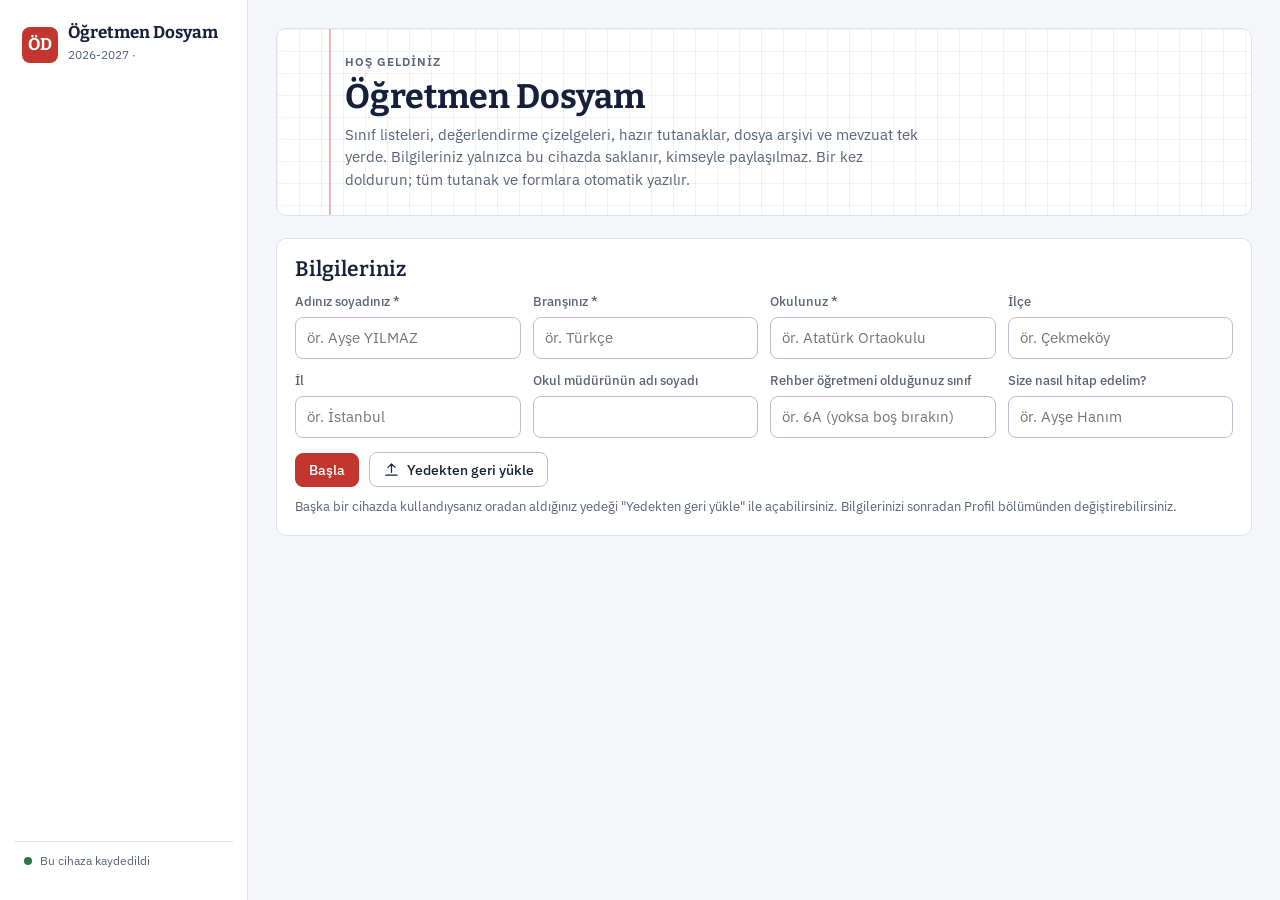
<file: index.html>
<!doctype html>
<html lang="tr">
<head>
<meta charset="utf-8">
<meta name="viewport" content="width=device-width,initial-scale=1,viewport-fit=cover">
<title>Öğretmen Dosyam</title>
<meta name="theme-color" content="#C2362E">
<meta name="description" content="Türkçe öğretmeni dosyası: sınıf listeleri, çizelgeler, tutanaklar, dosyalar, mevzuat.">
<link rel="manifest" href="manifest.webmanifest">
<link rel="stylesheet" href="vendor/leaflet/leaflet.css">
<link rel="icon" href="icons/icon-192.png">
<link rel="apple-touch-icon" href="icons/icon-192.png">
<link rel="preconnect" href="https://fonts.googleapis.com">
<link rel="preconnect" href="https://fonts.gstatic.com" crossorigin>
<link rel="stylesheet" href="https://fonts.googleapis.com/css2?family=Bitter:wght@500;600;700&family=IBM+Plex+Sans:wght@400;500;600&family=IBM+Plex+Mono:wght@400;500&display=swap">
<style>
:root{padding-top:env(safe-area-inset-top,0px);padding-bottom:env(safe-area-inset-bottom,0px)}
body{margin:0}img{max-width:100%}

/* Düzen: masaüstünde sol kenar çubuğu + içerik; telefonda üst başlık + alt sekme çubuğu. Kırmızı kalem vurgusu, kareli defter dokusu. */
:root{
  --paper:#F4F6F9; --surface:#FFFFFF; --sunk:#ECEFF4; --ink:#15203A; --muted:#58637A; --line:#DCE1EA; --line2:#B8C0CE;
  --red:#C2362E; --red-soft:#FBE8E6; --blue:#244B8C; --blue-soft:#E6EDF8; --ok:#2C7649; --ok-soft:#E2F1E8; --warn:#9E6410; --warn-soft:#FAEFD9;
  --grid:rgba(36,75,140,.07);
  --f-disp:"Bitter",Georgia,"Times New Roman",serif; --f-body:"IBM Plex Sans",system-ui,-apple-system,"Segoe UI",sans-serif; --f-mono:"IBM Plex Mono",ui-monospace,Menlo,monospace;
  --r:10px;
}
@media (prefers-color-scheme: dark){:root:not([data-theme="light"]){
  --paper:#0E131C; --surface:#161D29; --sunk:#111722; --ink:#E4E8F0; --muted:#98A2B6; --line:#263145; --line2:#3A4760;
  --red:#EF6D62; --red-soft:#3A1F1D; --blue:#89AAE6; --blue-soft:#1A2741; --ok:#6CC494; --ok-soft:#163325; --warn:#E2AB55; --warn-soft:#382A13;
  --grid:rgba(137,170,230,.06); color-scheme:dark;
}}
:root[data-theme="dark"]{
  --paper:#0E131C; --surface:#161D29; --sunk:#111722; --ink:#E4E8F0; --muted:#98A2B6; --line:#263145; --line2:#3A4760;
  --red:#EF6D62; --red-soft:#3A1F1D; --blue:#89AAE6; --blue-soft:#1A2741; --ok:#6CC494; --ok-soft:#163325; --warn:#E2AB55; --warn-soft:#382A13;
  --grid:rgba(137,170,230,.06); color-scheme:dark;
}
*{box-sizing:border-box}
[hidden]{display:none!important}
.aihl{background:var(--warn-soft)!important;border-color:var(--warn)!important}
.board{text-align:center;font-size:12px;letter-spacing:.08em;font-weight:600;color:var(--muted);border:1.5px solid var(--line2);border-radius:6px;padding:8px;margin-bottom:16px;background:var(--sunk)}
.desks{display:grid;gap:14px 18px;min-width:max-content}
.desk{display:flex;gap:4px;padding:5px;border-radius:8px;background:var(--sunk);border:1px solid var(--line)}
.seat{flex:1;min-width:76px;min-height:56px;border:1px dashed var(--line2);border-radius:6px;background:var(--surface);cursor:pointer;font-size:12.5px;line-height:1.25;padding:5px 4px;display:flex;flex-direction:column;align-items:center;justify-content:center;gap:2px;color:var(--ink);text-align:center}
.seat .num{font-size:11px;color:var(--muted)}
.seat.on{border-style:solid;border-color:var(--blue)}
.seat.kiz{border-color:var(--red)}
.seat.erkek{border-color:var(--blue)}
.seat.sel{box-shadow:0 0 0 2px var(--warn)}
.tabbar button span{font-size:10px}
body.setup .tabbar,body.setup .side .navlink,body.setup .topbar .btn{display:none}
html,body{min-height:100%}
body{background:var(--paper);color:var(--ink);font-family:var(--f-body);font-size:15px;line-height:1.5;-webkit-font-smoothing:antialiased}
body::before{content:"";position:fixed;inset:0 0 auto;height:env(safe-area-inset-top,0px);z-index:40;background:var(--surface)}
h1,h2,h3{font-family:var(--f-disp);text-wrap:balance;margin:0;line-height:1.2}
h1{font-size:clamp(24px,4.2vw,34px);font-weight:700}
h2{font-size:21px;font-weight:600}
h3{font-size:16px;font-weight:600}
p{margin:0}
a{color:var(--blue)}
button,input,select,textarea{font:inherit;color:inherit}
:focus-visible{outline:2px solid var(--blue);outline-offset:2px}
.num,.mono{font-family:var(--f-mono);font-variant-numeric:tabular-nums}
.muted{color:var(--muted)}
.eyebrow{font-size:12px;letter-spacing:.08em;text-transform:uppercase;color:var(--muted);font-weight:600}

/* Kabuk */
.app{display:grid;grid-template-columns:248px minmax(0,1fr);min-height:100vh}
.side{position:sticky;top:0;height:100vh;overflow:auto;background:var(--surface);border-right:1px solid var(--line);display:flex;flex-direction:column;gap:4px;padding:20px 14px}
.brand{display:flex;gap:10px;align-items:center;padding:4px 8px 16px}
.brand-mark{width:36px;height:36px;border-radius:8px;background:var(--red);color:#fff;display:grid;place-items:center;font-family:var(--f-disp);font-weight:700;font-size:17px;flex:none}
.brand b{font-family:var(--f-disp);font-size:17px;display:block;line-height:1.1}
.brand small{color:var(--muted);font-size:12px}
.navlink{display:flex;align-items:center;gap:10px;padding:9px 10px;border-radius:8px;border:0;background:none;text-align:left;cursor:pointer;color:var(--ink);font-weight:500;width:100%}
.navlink svg{width:19px;height:19px;flex:none;color:var(--muted)}
.navlink:hover{background:var(--sunk)}
.navlink[aria-current="page"]{background:var(--blue-soft);color:var(--blue)}
.navlink[aria-current="page"] svg{color:var(--blue)}
.side .spacer{flex:1}
.syncbox{font-size:12px;color:var(--muted);padding:10px;border-top:1px solid var(--line);display:flex;gap:8px;align-items:center}
.dot{width:8px;height:8px;border-radius:50%;background:var(--line2);flex:none}
.dot.ok{background:var(--ok)}.dot.busy{background:var(--warn)}.dot.err{background:var(--red)}

.topbar{display:none;position:sticky;top:env(safe-area-inset-top,0px);z-index:30;background:var(--surface);border-bottom:1px solid var(--line);padding-block:10px;padding-left:max(16px,env(safe-area-inset-left,0px));padding-right:max(16px,env(safe-area-inset-right,0px));align-items:center;gap:10px}
.topbar .brand{padding:0;flex:1;min-width:0}
.tabbar{display:none;position:fixed;left:0;right:0;bottom:0;z-index:30;background:var(--surface);border-top:1px solid var(--line);padding-top:6px;padding-bottom:calc(6px + env(safe-area-inset-bottom,0px));padding-left:max(6px,env(safe-area-inset-left,0px));padding-right:max(6px,env(safe-area-inset-right,0px))}
.tabbar button{flex:1;min-width:0;background:none;border:0;display:flex;flex-direction:column;align-items:center;gap:2px;font-size:10.5px;color:var(--muted);padding:4px 0;cursor:pointer}
.tabbar svg{width:21px;height:21px}
.tabbar button[aria-current="page"]{color:var(--red)}
main{min-width:0;padding-block:28px 64px;padding-left:max(28px,env(safe-area-inset-left,0px));padding-right:max(28px,env(safe-area-inset-right,0px))}
.wrap{max-width:1120px;margin:0 auto;display:flex;flex-direction:column;gap:22px}
@media (max-width:899px){
  .app{grid-template-columns:minmax(0,1fr)}
  .side{display:none}
  .topbar{display:flex}
  .tabbar{display:flex}
  main{padding-block:18px 110px;padding-left:max(16px,env(safe-area-inset-left,0px));padding-right:max(16px,env(safe-area-inset-right,0px))}
}

/* Bileşenler */
.btn{display:inline-flex;align-items:center;justify-content:center;gap:7px;border:1px solid var(--line2);background:var(--surface);border-radius:8px;padding:8px 13px;cursor:pointer;font-weight:500;font-size:14px;line-height:1.2;text-decoration:none;color:var(--ink);white-space:nowrap}
.btn:hover{border-color:var(--ink)}
.btn svg{width:17px;height:17px}
.btn.primary{background:var(--red);border-color:var(--red);color:#fff}
.btn.primary:hover{filter:brightness(1.06)}
.btn.blue{background:var(--blue);border-color:var(--blue);color:var(--surface)}
.btn.ghost{border-color:transparent;background:transparent}
.btn.ghost:hover{background:var(--sunk)}
.btn.danger{color:var(--red);border-color:var(--red-soft)}
.btn.sm{padding:5px 9px;font-size:13px}
.btn[disabled]{opacity:.5;cursor:not-allowed}
.row{display:flex;gap:10px;flex-wrap:wrap;align-items:center}
.between{justify-content:space-between}
.card{background:var(--surface);border:1px solid var(--line);border-radius:var(--r);padding:18px;min-width:0}
.card h2,.card h3{margin-bottom:10px}
.grid{display:grid;gap:14px}
.g2{grid-template-columns:repeat(auto-fit,minmax(min(100%,340px),1fr))}
.g3{grid-template-columns:repeat(auto-fill,minmax(min(100%,230px),1fr))}
.pagehead{display:flex;justify-content:space-between;align-items:flex-end;gap:14px;flex-wrap:wrap}
.pagehead p{color:var(--muted);margin-top:4px;max-width:62ch}
.chips{display:flex;gap:6px;flex-wrap:wrap}
.chip{border:1px solid var(--line);background:var(--surface);border-radius:999px;padding:5px 12px;font-size:13px;cursor:pointer;color:var(--ink)}
.chip[aria-pressed="true"]{background:var(--ink);color:var(--paper);border-color:var(--ink)}
.chip .n{font-family:var(--f-mono);font-size:11px;opacity:.7;margin-left:4px}
.pill{display:inline-flex;align-items:center;gap:5px;font-size:12px;border-radius:999px;padding:2px 9px;background:var(--sunk);color:var(--muted);font-weight:500}
.pill.ok{background:var(--ok-soft);color:var(--ok)}
.pill.red{background:var(--red-soft);color:var(--red)}
.pill.blue{background:var(--blue-soft);color:var(--blue)}
.pill.warn{background:var(--warn-soft);color:var(--warn)}
.field{display:flex;flex-direction:column;gap:5px;min-width:0}
.field label{font-size:13px;color:var(--muted);font-weight:500}
.inp{border:1px solid var(--line2);background:var(--surface);border-radius:8px;padding:9px 11px;width:100%;min-width:0}
textarea.inp{min-height:150px;resize:vertical;font-family:var(--f-mono);font-size:13px;line-height:1.55}
.fgrid{display:grid;gap:12px;grid-template-columns:repeat(auto-fit,minmax(min(100%,220px),1fr))}
.empty{border:1.5px dashed var(--line2);border-radius:var(--r);padding:26px 18px;text-align:center;color:var(--muted);display:flex;flex-direction:column;gap:10px;align-items:center}
.empty b{color:var(--ink);font-family:var(--f-disp);font-size:17px}
.list{display:flex;flex-direction:column}
.li{display:flex;gap:12px;align-items:center;padding:11px 4px;border-bottom:1px solid var(--line);min-width:0;cursor:pointer;background:none;border-left:0;border-right:0;border-top:0;text-align:left;width:100%}
.li:last-child{border-bottom:0}
.li:hover{background:var(--sunk)}
.li .t{flex:1;min-width:0}
.li .t b{display:block;font-weight:600;overflow:hidden;text-overflow:ellipsis;white-space:nowrap}
.li .t small{color:var(--muted)}
.search{position:relative;flex:1;min-width:180px;max-width:360px}
.search input{padding-left:34px}
.search svg{position:absolute;left:10px;top:50%;transform:translateY(-50%);width:17px;height:17px;color:var(--muted)}

/* Pano */
.hero{background:var(--surface);border:1px solid var(--line);border-radius:var(--r);padding:24px;position:relative;overflow:hidden;
  background-image:linear-gradient(var(--grid) 1px,transparent 1px),linear-gradient(90deg,var(--grid) 1px,transparent 1px);background-size:22px 22px}
.hero::after{content:"";position:absolute;left:52px;top:0;bottom:0;width:1.5px;background:var(--red);opacity:.35}
.hero > *{position:relative;padding-left:44px}
.hero h1{margin:6px 0 6px}
.hero .meta{color:var(--muted);max-width:70ch}
.hero .row{margin-top:16px}
@media (max-width:599px){.hero{padding:18px}.hero::after{left:26px}.hero > *{padding-left:22px}}
.stats{display:grid;grid-template-columns:repeat(5,minmax(0,1fr));gap:10px}
@media (max-width:699px){.stats{gap:6px}.stat{padding:9px 8px}.stat b{font-size:19px}.stat span{font-size:11px}}
.stat{background:var(--surface);border:1px solid var(--line);border-radius:var(--r);padding:12px 14px;cursor:pointer;text-align:left}
.stat:hover{border-color:var(--line2)}
.stat b{font-family:var(--f-mono);font-size:24px;display:block;line-height:1.1}
.stat span{font-size:12.5px;color:var(--muted)}
.ev{display:grid;grid-template-columns:58px 1fr;gap:12px;padding:9px 0;border-bottom:1px solid var(--line);align-items:center}
.ev:last-child{border-bottom:0}
.ev .d{font-family:var(--f-mono);text-align:center;border:1px solid var(--line);border-radius:7px;padding:3px 0;line-height:1.15}
.ev .d b{display:block;font-size:18px}
.ev .d small{font-size:10.5px;text-transform:uppercase;color:var(--muted)}
.ev.milli .d{border-color:var(--red);color:var(--red)}
.ev.tatil .d{border-color:var(--ok);color:var(--ok)}
.check{display:flex;gap:10px;align-items:flex-start;padding:7px 0;border-bottom:1px solid var(--line)}
.check:last-child{border-bottom:0}
.box{width:20px;height:20px;border-radius:5px;border:1.5px solid var(--line2);flex:none;display:grid;place-items:center;margin-top:1px;font-size:13px}
.box.on{background:var(--ok);border-color:var(--ok);color:#fff}
.meter{height:8px;border-radius:99px;background:var(--sunk);overflow:hidden}
.meter i{display:block;height:100%;background:var(--ok);border-radius:99px}

/* Kartlar: şablon, sınıf */
.tpl{display:flex;flex-direction:column;gap:6px;text-align:left;cursor:pointer;background:var(--surface);border:1px solid var(--line);border-radius:var(--r);padding:14px;min-width:0}
.tpl:hover{border-color:var(--ink)}
.tpl b{font-family:var(--f-disp);font-weight:600;font-size:15.5px}
.tpl small{color:var(--muted);font-size:13px;line-height:1.4}
.tpl .cols{display:flex;gap:4px;flex-wrap:wrap;margin-top:4px}
.tpl[aria-pressed="true"]{border-color:var(--red);box-shadow:0 0 0 1px var(--red)}

/* Tablo (öğrenci, çizelge) */
.tablewrap{overflow-x:auto;border:1px solid var(--line);border-radius:var(--r);background:var(--surface);max-width:100%}
table.t{border-collapse:separate;border-spacing:0;width:100%;font-size:14px}
table.t th,table.t td{border-bottom:1px solid var(--line);border-right:1px solid var(--line);padding:0;text-align:center;white-space:nowrap}
table.t th{background:var(--sunk);font-weight:600;font-size:12.5px;padding:8px 8px;position:sticky;top:0;z-index:2}
table.t tr:last-child td{border-bottom:0}
table.t .sticky{position:sticky;left:0;z-index:1;background:var(--surface);text-align:left}
table.t th.sticky{z-index:3;background:var(--sunk)}
table.t td.nm{padding:7px 10px;min-width:170px;max-width:240px;overflow:hidden;text-overflow:ellipsis}
table.t td.no{font-family:var(--f-mono);color:var(--muted);padding:7px 8px;font-size:13px}
table.t td.cy{cursor:pointer;min-width:46px;height:38px;font-size:17px;user-select:none;-webkit-user-select:none}
table.t td.cy:hover{background:var(--sunk)}
table.t td.cy.v{color:var(--ok);font-weight:700}
table.t td.cy.x{color:var(--red);font-weight:700}
table.t td.cy.y{color:var(--warn);font-weight:700}
table.t td.cy.o1{background:var(--red-soft);color:var(--red);font-family:var(--f-mono);font-size:15px}
table.t td.cy.o2{background:var(--warn-soft);color:var(--warn);font-family:var(--f-mono);font-size:15px}
table.t td.cy.o3{background:var(--blue-soft);color:var(--blue);font-family:var(--f-mono);font-size:15px}
table.t td.cy.o4{background:var(--ok-soft);color:var(--ok);font-family:var(--f-mono);font-size:15px}
table.t td input{border:0;background:transparent;width:100%;min-width:64px;padding:8px 6px;text-align:center;font-family:var(--f-mono)}
table.t td input.txt{font-family:var(--f-body);text-align:left;min-width:150px}
table.t td input:focus{background:var(--blue-soft);outline:none}
table.t td.sum{font-family:var(--f-mono);font-size:12.5px;color:var(--muted);padding:6px 10px;background:var(--sunk)}
table.t tfoot td{background:var(--sunk);font-family:var(--f-mono);font-size:12px;color:var(--muted);padding:6px;border-top:1px solid var(--line2)}
table.t th.colh{cursor:pointer;min-width:52px;max-width:150px;white-space:normal;line-height:1.25}
table.t th.colh:hover{color:var(--blue)}
table.t th .tp{display:block;font-weight:400;font-size:10.5px;color:var(--muted);font-family:var(--f-mono)}
.legend{display:flex;gap:12px;flex-wrap:wrap;font-size:12.5px;color:var(--muted)}
.legend span b{font-family:var(--f-mono)}
.ogr td{padding:0}
.ogr td input{border:0;background:transparent;padding:8px 10px;width:100%;min-width:0}
.ogr td input:focus{background:var(--blue-soft);outline:none}
.ogr td.del{width:40px}

/* Belge düzenleyici */
.toolbar{display:flex;gap:4px;flex-wrap:wrap;position:sticky;top:env(safe-area-inset-top,0px);z-index:5;background:var(--paper);padding:6px 0}
@media (max-width:899px){.toolbar{top:calc(env(safe-area-inset-top,0px) + 57px)}}
.toolbar .btn{padding:6px 9px}
.sheet{background:#fff;color:#111;border:1px solid var(--line);border-radius:4px;padding:clamp(18px,5vw,56px);max-width:860px;width:100%;margin:0 auto;min-height:60vh;font-family:"Times New Roman",Georgia,serif;font-size:16px;line-height:1.5;box-shadow:0 1px 0 var(--line)}
.sheet:focus{outline:none;box-shadow:0 0 0 2px var(--blue)}
.sheet h2{font-family:"Times New Roman",Georgia,serif;font-size:17px;font-weight:700;margin:10px 0}
.sheet h3{font-family:"Times New Roman",Georgia,serif;font-size:16px;font-weight:700;margin:14px 0 6px}
.sheet p{margin:6px 0}
.sheet table{border-collapse:collapse;width:100%;margin:8px 0}
.sheet td,.sheet th{border:1px solid #333;padding:5px 7px;vertical-align:top;text-align:left}
.sheet table.imza td{border:none;text-align:center;padding-top:28px}
.sheet ol,.sheet ul{padding-left:24px;margin:6px 0}
.docview{overflow-x:auto}

/* Dosyalar */
.files{display:grid;gap:12px;grid-template-columns:repeat(auto-fill,minmax(min(100%,160px),1fr))}
.fcard{background:var(--surface);border:1px solid var(--line);border-radius:var(--r);overflow:hidden;cursor:pointer;text-align:left;padding:0;display:flex;flex-direction:column;min-width:0}
.fcard:hover{border-color:var(--ink)}
.fthumb{aspect-ratio:4/3;max-width:100%;background:var(--sunk);display:grid;place-items:center;overflow:hidden}
.fthumb img{width:100%;height:100%;object-fit:cover}
.ext{font-family:var(--f-mono);font-weight:500;font-size:14px;padding:8px 10px;border-radius:6px;background:var(--surface);border:1px solid var(--line2);text-transform:uppercase}
.ext.pdf{color:var(--red);border-color:var(--red)}
.ext.doc{color:var(--blue);border-color:var(--blue)}
.ext.xls{color:var(--ok);border-color:var(--ok)}
.fmeta{padding:9px 11px;display:flex;flex-direction:column;gap:2px;min-width:0}
.fmeta b{font-size:13.5px;font-weight:600;overflow:hidden;text-overflow:ellipsis;white-space:nowrap}
.fmeta small{font-size:12px;color:var(--muted)}
.flayout{display:grid;grid-template-columns:230px minmax(0,1fr);gap:18px;align-items:start}
@media (max-width:799px){.flayout{grid-template-columns:minmax(0,1fr)}}
.folders{display:flex;flex-direction:column;gap:2px}
@media (max-width:799px){.folders{flex-direction:row;overflow-x:auto;padding-bottom:4px}.folders .navlink{white-space:nowrap;width:auto}}
.navlink .n{margin-left:auto;font-family:var(--f-mono);font-size:12px;color:var(--muted)}
.preview{max-height:62vh;overflow:auto;border:1px solid var(--line);border-radius:8px;background:var(--sunk);padding:10px}
.preview img,.preview video{max-width:100%;display:block;margin:0 auto;border-radius:6px}
.preview table{border-collapse:collapse;font-size:13px;background:var(--surface)}
.preview td{border:1px solid var(--line);padding:3px 6px}
.preview .docx{background:#fff;color:#111;padding:20px;font-family:"Times New Roman",serif}
.uprow{display:grid;grid-template-columns:minmax(0,1fr) 170px;gap:8px;align-items:center;padding:8px 0;border-bottom:1px solid var(--line)}
@media (max-width:599px){.uprow{grid-template-columns:minmax(0,1fr)}}
.uprow .st{font-size:12px;color:var(--muted)}

/* Mevzuat */
.law{border-bottom:1px solid var(--line);padding:14px 0;display:flex;flex-direction:column;gap:6px}
.law:last-child{border-bottom:0}
.law .hd{display:flex;gap:10px;align-items:baseline;flex-wrap:wrap}
.law .hd b{font-family:var(--f-disp);font-size:16.5px;font-weight:600}
.law ul{margin:2px 0 0;padding-left:20px;color:var(--ink)}
.law li{margin:2px 0}
.mars{column-width:280px;column-gap:36px;font-family:var(--f-disp);font-size:16px;line-height:1.65}
.mars p{break-inside:avoid;margin:0 0 16px}
.mars p::before{content:attr(data-k);display:block;font-family:var(--f-mono);font-size:11px;color:var(--red);letter-spacing:.06em}
.hitabe{font-family:var(--f-disp);font-size:16px;line-height:1.7;max-width:70ch;display:flex;flex-direction:column;gap:12px}
.themes{display:grid;gap:8px;grid-template-columns:repeat(auto-fill,minmax(min(100%,190px),1fr));counter-reset:th}
.themes div{border:1px solid var(--line);border-radius:8px;padding:10px 12px;background:var(--surface);font-weight:500}
.themes div small{display:block;font-family:var(--f-mono);color:var(--red);font-size:11px}

/* Müfettiş dosyası */
.dossier{background:var(--surface);border:1px solid var(--line);border-radius:var(--r);overflow:hidden}
.cover{padding:28px 24px;border-bottom:1px solid var(--line);text-align:center;display:flex;flex-direction:column;gap:6px;align-items:center}
.cover .tc{font-family:var(--f-disp);font-weight:700;letter-spacing:.04em;font-size:14px}
.cover h1{font-size:clamp(24px,4vw,32px);margin:10px 0 4px}
.toc{padding:8px 20px 20px}
.toc section{padding:14px 0;border-bottom:1px solid var(--line)}
.toc section:last-child{border-bottom:0}
.toc h3{display:flex;gap:10px;align-items:baseline;margin-bottom:6px}
.toc h3 .k{font-family:var(--f-mono);color:var(--red);font-size:13px}
.toc .items{display:flex;flex-direction:column}
.toc .items button{background:none;border:0;text-align:left;padding:6px 0 6px 28px;cursor:pointer;color:var(--ink);display:flex;justify-content:space-between;gap:10px;border-bottom:1px dotted var(--line)}
.toc .items button:hover{color:var(--blue)}
.toc .items button small{color:var(--muted);white-space:nowrap}

/* Modal ve bildirim */
.modal{position:fixed;inset:0;z-index:60;background:rgba(10,14,22,.5);display:flex;align-items:center;justify-content:center;padding:max(16px,env(safe-area-inset-top,0px)) max(16px,env(safe-area-inset-right,0px)) max(16px,env(safe-area-inset-bottom,0px)) max(16px,env(safe-area-inset-left,0px))}
.dialog{background:var(--surface);border-radius:12px;width:min(720px,100%);max-height:100%;display:flex;flex-direction:column;border:1px solid var(--line);min-width:0}
.dialog.wide{width:min(980px,100%)}
.dlg-h{display:flex;justify-content:space-between;align-items:center;gap:10px;padding:14px 18px;border-bottom:1px solid var(--line)}
.dlg-b{padding:18px;overflow:auto;display:flex;flex-direction:column;gap:14px;min-width:0}
.dlg-f{padding:12px 18px;border-top:1px solid var(--line);display:flex;gap:8px;justify-content:flex-end;flex-wrap:wrap}
.toast{position:fixed;left:50%;transform:translateX(-50%);bottom:calc(84px + env(safe-area-inset-bottom,0px));z-index:70;background:var(--ink);color:var(--paper);padding:10px 16px;border-radius:9px;font-size:14px;max-width:min(92vw,520px);box-shadow:0 6px 20px rgba(0,0,0,.18)}
@media (min-width:900px){.toast{bottom:28px}}
.banner{border:1px solid var(--warn);background:var(--warn-soft);color:var(--ink);border-radius:var(--r);padding:10px 14px;font-size:14px}
.note{font-size:13px;color:var(--muted)}
@media (prefers-reduced-motion:no-preference){.dialog{animation:pop .16s ease-out}@keyframes pop{from{transform:translateY(6px);opacity:.6}to{transform:none;opacity:1}}}
.ek-kunye{width:100%;border-collapse:collapse;margin-bottom:12px}.ek-kunye th,.ek-kunye td{border:1px solid var(--line);padding:6px 8px;text-align:left;vertical-align:top;font-size:14px}.ek-kunye th{width:34%;background:var(--surface-2,rgba(0,0,0,.03));font-weight:600}
.ek-metin h3{margin:18px 0 8px}.ek-saat{display:grid;grid-template-columns:72px 1fr;gap:10px;border-left:3px solid var(--blue);padding:8px 10px;margin:8px 0;background:var(--blue-soft);border-radius:0 8px 8px 0}.ek-sno{font-weight:700;font-family:var(--f-disp)}
.ek-defter{border:1px dashed var(--red);border-radius:8px;padding:8px 12px;margin:8px 0}.ek-defter ol,.ek-defter ul{margin:6px 0 0;padding-left:20px}
.ek-konu{border:1px solid var(--line);border-radius:8px;padding:8px 12px;margin:8px 0}.ek-konu summary{cursor:pointer;padding:4px 0}.ek-anlat p{margin:6px 0}.ek-anlat .dikkat,.ek-metin .dikkat{border-left:3px solid var(--red);padding-left:8px}
@media (max-width:560px){.ek-saat{grid-template-columns:1fr}}
</style>
</head>
<body>
<div class="app">
  <aside class="side" id="side"></aside>
  <div style="min-width:0">
    <header class="topbar" id="topbar"></header>
    <main id="view"><div class="wrap"><div class="empty"><b>Öğretmen Dosyam açılıyor…</b></div></div></main>
  </div>
</div>
<nav class="tabbar" id="tabbar" aria-label="Bölümler"></nav>
<div class="modal" id="modal" hidden></div>
<div class="toast" id="toast" hidden></div>
<input type="file" id="pk-file" accept=".json,application/json,text/plain" hidden>
<script src="vendor/xlsx.full.min.js"></script>
<script src="vendor/mammoth.browser.min.js"></script>
<script src="vendor/leaflet/leaflet.js"></script>
<script>window.EK={sinif:{},konu:{}};</script>
<script src="kilavuz/konular.js"></script>
<script src="kilavuz/konular2.js"></script>
<script src="kilavuz/konular3.js"></script>
<script src="kilavuz/s5.js"></script>
<script src="kilavuz/s6.js"></script>
<script src="kilavuz/s7.js"></script>
<script src="app.js"></script>
</body>
</html>
</file>
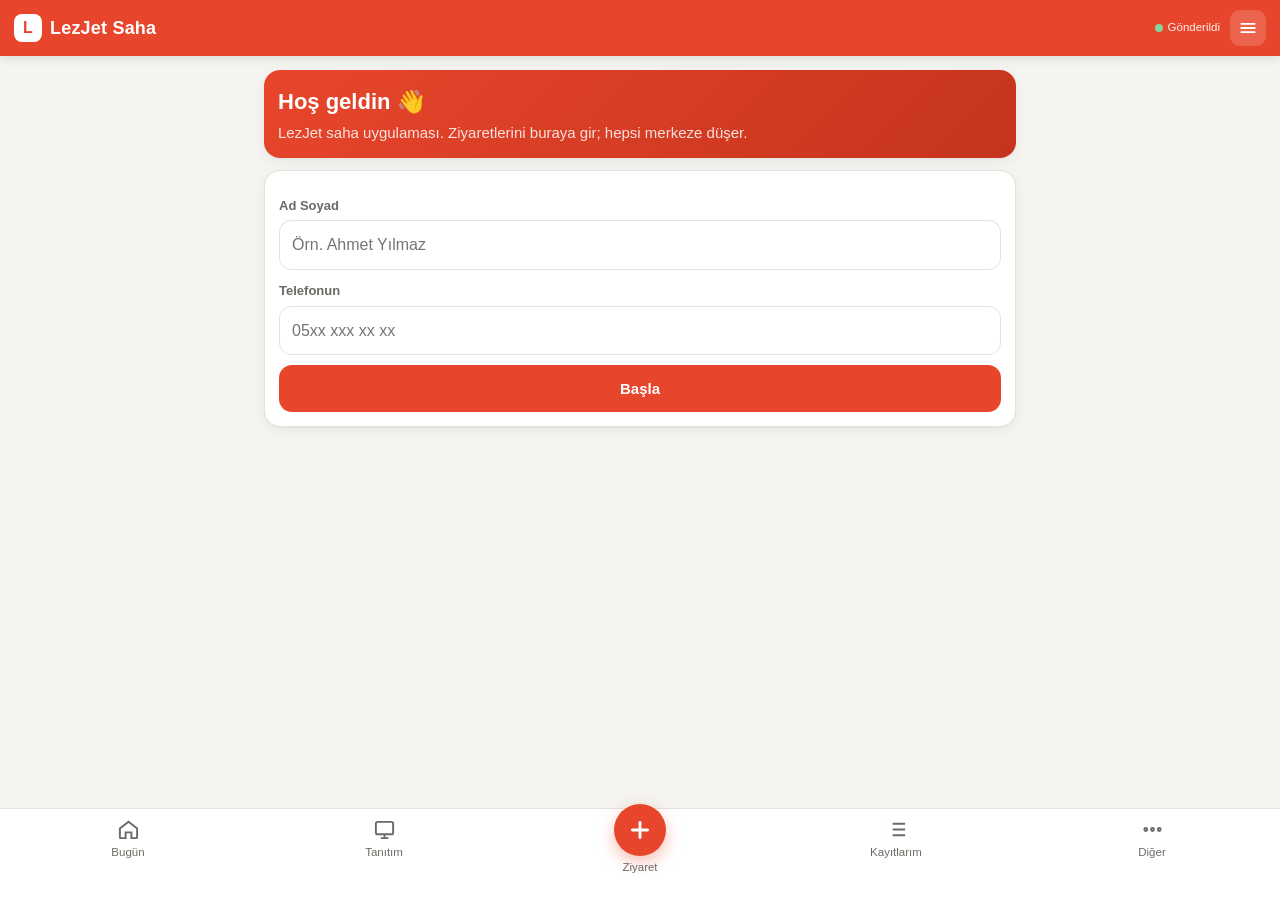
<file: lezjet-saha/index.html>
<!DOCTYPE html>
<html lang="tr">
<head>
<meta charset="utf-8">
<meta name="viewport" content="width=device-width, initial-scale=1, viewport-fit=cover">
<title>LezJet Saha</title>
<meta name="theme-color" content="#e8462c">
<meta name="description" content="LezJet saha ziyaret uygulaması">
<link rel="manifest" href="manifest.json">
<link rel="icon" href="icons/icon-192.png">
<link rel="apple-touch-icon" href="icons/apple-touch-icon.png">
<meta name="apple-mobile-web-app-capable" content="yes">
<meta name="mobile-web-app-capable" content="yes">
<meta name="apple-mobile-web-app-status-bar-style" content="black-translucent">
<meta name="apple-mobile-web-app-title" content="LezJet Saha">
<link rel="stylesheet" href="app.css?v=3">
</head>
<body>

<header class="top">
  <div class="logo"><span class="mark">L</span>LezJet Saha</div>
  <div class="who"><div class="n" id="whoName"></div><div class="s"><span class="dot" id="syncDot"></span><span id="syncText">Hazır</span></div></div>
  <button class="iconbtn" id="menuBtn" aria-label="Menü"><svg viewBox="0 0 24 24" fill="none" stroke="currentColor" stroke-width="2.2" stroke-linecap="round"><path d="M4 7h16M4 12h16M4 17h16"/></svg></button>
</header>

<main>
  <div id="offlineBanner" class="banner hidden">
    <span>İnternet yok. Kayıtların telefonda saklanıyor, bağlantı gelince kendiliğinden gönderilecek.</span>
  </div>
  <div id="configBanner" class="banner hidden" style="background:var(--warn-soft);color:#6b4610">
    <span>Uygulama henüz Google Tablosuna bağlanmadı. Kayıtlar telefonda bekletiliyor.</span>
  </div>

  <!-- İLK AÇILIŞ -->
  <section id="vSetup" class="view hidden">
    <div class="card hero">
      <h1>Hoş geldin 👋</h1>
      <p class="muted" style="margin:0">LezJet saha uygulaması. Ziyaretlerini buraya gir; hepsi merkeze düşer.</p>
    </div>
    <div class="card">
      <label for="setupName">Ad Soyad</label>
      <input id="setupName" autocomplete="name" placeholder="Örn. Ahmet Yılmaz">
      <label for="setupPhone">Telefonun</label>
      <input id="setupPhone" inputmode="tel" autocomplete="tel" placeholder="05xx xxx xx xx">
      <div class="spacer"></div>
      <button class="btn block" id="setupSave">Başla</button>
    </div>
  </section>

  <!-- BUGÜN -->
  <section id="vToday" class="view hidden">
    <div id="installBanner" class="banner hidden">
      <span style="flex:1">Uygulamayı telefonuna kur, ana ekrandan aç.</span>
      <button class="btn small" id="installBtn">Kur</button>
    </div>
    <div class="card hero">
      <div class="muted small" id="todayDate"></div>
      <h1 id="hello">Merhaba</h1>
      <div class="stat">
        <div><b id="stTotal">0</b>ziyaret</div>
        <div><b id="stPos">0</b>olumlu</div>
        <div><b id="stReg">0</b>kayıt</div>
        <div><b id="stFollow">0</b>takip bugün</div>
      </div>
    </div>
    <div class="card">
      <div class="sec-title"><h3>Bugünkü hedef</h3></div>
      <div id="goals"></div>
      <div class="spacer"></div>
      <button class="btn dark block" id="dayCloseBtn">Günü kapat ve rapor gönder</button>
    </div>
    <div class="card">
      <div class="sec-title"><h3>Rota</h3><span class="muted xs" id="rotaInfo" style="margin-left:auto"></span></div>
      <div class="seg" id="daySeg"></div>
      <p class="small" style="margin:10px 0 0"><b id="rotaTitle"></b><br><span class="muted" id="rotaHat"></span></p>
      <p class="xs muted" style="margin:6px 0 0">Listedekiler örnektir; kendi bulduğun yerleri de ziyaret et.</p>
      <div class="spacer"></div>
      <div class="seg" id="rotaFilter">
        <button data-k="" class="on">Hepsi</button><button data-k="Site yönetimi">Site</button><button data-k="Muhtarlık">Muhtarlık</button><button data-k="Okul">Okul</button>
      </div>
      <div id="rotaList"></div>
    </div>
  </section>

  <!-- ZİYARET FORMU -->
  <section id="vForm" class="view hidden">
    <form id="visitForm" autocomplete="off" novalidate>
      <div class="card">
        <div class="sec-title"><span class="num">1</span><h3 id="formTitle">Yeni ziyaret</h3>
          <button type="button" class="btn tiny ghost hidden" id="cancelEdit" style="margin-left:auto">Vazgeç</button></div>
        <div id="rotaTag" class="badge b-info hidden" style="margin-bottom:6px"></div>
        <label>Ziyaret türü</label>
        <div class="chips big" id="f_tur"></div>
        <div class="row">
          <div><label for="f_ilce">İlçe</label><select id="f_ilce"></select></div>
          <div><label for="f_mahalle">Mahalle</label><select id="f_mahalle"></select><input id="f_mahalle_txt" class="hidden" placeholder="Mahalle"></div>
        </div>
        <label for="f_cadde">Cadde / sokak</label>
        <input id="f_cadde" placeholder="Örn. Atatürk Cad.">
        <label>Konum</label>
        <div class="geo" id="geoBox">
          <svg viewBox="0 0 24 24" fill="none" stroke="currentColor" stroke-width="2"><path d="M12 22s7-6.2 7-12a7 7 0 1 0-14 0c0 5.8 7 12 7 12z"/><circle cx="12" cy="10" r="2.5"/></svg>
          <span class="g" id="geoText">Konum alınmadı</span>
          <button type="button" class="btn tiny ghost" id="geoBtn">Konumu al</button>
        </div>
      </div>

      <div class="card">
        <div class="sec-title"><span class="num">2</span><h3>Kiminle görüştün</h3></div>
        <label for="f_ad" id="lblAd">İşletme adı</label>
        <input id="f_ad" placeholder="İşletme / site / kurum adı">
        <div class="row">
          <div><label for="f_yetkili">Görüşülen kişi</label><input id="f_yetkili" placeholder="Ad Soyad"></div>
          <div><label for="f_gorev">Görevi</label><input id="f_gorev" placeholder="Sahibi, müdür…"></div>
        </div>
        <div class="row">
          <div><label for="f_tel">Telefon</label><input id="f_tel" inputmode="tel" placeholder="05xx…"></div>
          <div><label for="f_sosyal">Instagram / web</label><input id="f_sosyal" placeholder="@hesap"></div>
        </div>
        <label for="f_adres">Açık adres / tarif</label>
        <input id="f_adres" placeholder="No, yakın nokta">
        <label>Bölgenin gelir düzeyi</label>
        <div class="chips" id="f_gelir"></div>
        <label>Fotoğraf (tabela, vitrin, menü)</label>
        <div class="photos" id="photoList"></div>
        <input type="file" id="photoInput" accept="image/*" capture="environment" class="hidden">
      </div>

      <!-- Esnaf -->
      <div class="card q q-esnaf">
        <div class="sec-title"><span class="num">3</span><h3>Esnaf soruları</h3></div>
        <label>İşletme türü</label><div class="chips" id="f_kategori"></div>
        <label>Görüşülen kişi karar verici mi?</label><div class="chips" id="f_kararVerici"></div>
        <label>Paket servis yapıyor mu?</label><div class="chips" id="f_paket"></div>
        <label>Kendi kuryesi var mı?</label><div class="chips" id="f_kurye"></div>
        <label>Şu an hangi kanallardan sipariş alıyor?</label><div class="chips" id="f_platform"></div>
        <div class="row3">
          <div><label for="f_komisyon">Komisyon %</label><input id="f_komisyon" inputmode="decimal" placeholder="25"></div>
          <div><label for="f_gunluk">Günlük sipariş</label><input id="f_gunluk" inputmode="numeric" placeholder="30"></div>
          <div><label for="f_sepet">Ort. sepet ₺</label><input id="f_sepet" inputmode="numeric" placeholder="250"></div>
        </div>
        <label for="f_saatler">Çalışma saatleri</label><input id="f_saatler" placeholder="Örn. 10:00–23:00">
        <label>En büyük sıkıntısı</label><div class="chips" id="f_sorun"></div>
        <label>İtirazı / çekincesi</label><div class="chips" id="f_itiraz"></div>
        <label>Kendi online mağazası / sitesi var mı?</label><div class="chips" id="f_magaza"></div>
      </div>

      <!-- Site / plaza -->
      <div class="card q q-site">
        <div class="sec-title"><span class="num">3</span><h3>Site / plaza soruları</h3></div>
        <div class="row3">
          <div><label for="f_daire">Daire / çalışan</label><input id="f_daire" inputmode="numeric"></div>
          <div><label for="f_blok">Blok</label><input id="f_blok" inputmode="numeric"></div>
          <div><label for="f_aidat">Aidat ₺</label><input id="f_aidat" inputmode="numeric"></div>
        </div>
        <label for="f_firma">Yönetim firması</label><input id="f_firma" placeholder="Varsa firma adı">
        <label>Sakinlerin WhatsApp grubu var mı?</label><div class="chips" id="f_wp"></div>
        <label>Pano / grup duyuru izni</label><div class="chips" id="f_duyuru"></div>
        <label>Kurye site içine girebiliyor mu?</label><div class="chips" id="f_kuryeGiris"></div>
        <label>Kararı kim verir?</label><div class="chips" id="f_karar"></div>
        <label>Siteye ayrılacak pay konuşuldu mu?</label><div class="chips" id="f_pay"></div>
        <label for="f_ikinci">İkinci görüşme</label><input id="f_ikinci" type="date">
      </div>

      <!-- Okul -->
      <div class="card q q-okul">
        <div class="sec-title"><span class="num">3</span><h3>Okul soruları</h3></div>
        <label>Görüşülen</label><div class="chips" id="f_okulkisi"></div>
        <label for="f_oab">OAB başkanı (ad / telefon)</label><input id="f_oab">
        <div class="row">
          <div><label for="f_ogrenci">Öğrenci sayısı</label><input id="f_ogrenci" inputmode="numeric"></div>
          <div><label for="f_kermes">Kermes / etkinlik</label><input id="f_kermes" placeholder="Tarih / not"></div>
        </div>
        <label>İlçe MEM izni</label><div class="chips" id="f_mem"></div>
      </div>

      <!-- Muhtarlık -->
      <div class="card q q-muhtar">
        <div class="sec-title"><span class="num">3</span><h3>Muhtarlık</h3></div>
        <label for="f_oneri">Önerdiği esnaf / siteler</label><textarea id="f_oneri" placeholder="İsimler, yerler"></textarea>
        <label>Tanıştırma sözü verdi mi?</label><div class="chips" id="f_tanistirma"></div>
        <label>Mahallenin WhatsApp grubu var mı?</label><div class="chips" id="f_mahalleWp"></div>
      </div>

      <!-- Sonuç -->
      <div class="card">
        <div class="sec-title"><span class="num">4</span><h3>Sonuç</h3></div>
        <label>Tanıtım ekranı gösterildi mi?</label><div class="chips" id="f_tanitim"></div>
        <label>İlgi düzeyi</label><div class="stars" id="f_ilgi"></div>
        <label>Ziyaret sonucu</label><div class="chips big" id="f_sonuc"></div>
        <div class="row">
          <div><label for="f_takip">Takip tarihi</label><input id="f_takip" type="date"></div>
          <div><label for="f_takipNot">Takipte ne yapılacak</label><input id="f_takipNot" placeholder="Menü alınacak…"></div>
        </div>
        <label for="f_not">Notlar</label>
        <div class="with-mic"><textarea id="f_not" placeholder="Ne dedi, ne istedi, itirazı ne…"></textarea>
          <button type="button" class="mic hidden" id="micBtn" aria-label="Sesle not"><svg viewBox="0 0 24 24" fill="none" stroke="currentColor" stroke-width="2"><rect x="9" y="3" width="6" height="11" rx="3"/><path d="M5 11a7 7 0 0 0 14 0M12 18v3"/></svg></button></div>
      </div>
      <div class="sticky-save"><button class="btn block" type="submit" id="saveBtn">Ziyareti kaydet</button></div>
    </form>
  </section>

  <!-- TANITIM -->
  <section id="vPromo" class="view hidden">
    <div id="slideBox"></div>
    <div class="dots" id="dots"></div>
    <div class="row">
      <button class="btn ghost" id="prevSlide">‹ Geri</button>
      <button class="btn" id="nextSlide">İleri ›</button>
    </div>
    <p class="muted small" style="text-align:center;margin-top:10px">Telefonu esnafa çevir, ekranları birlikte geçin. Kaydırarak da geçebilirsin.</p>
  </section>

  <!-- KAYITLARIM -->
  <section id="vMine" class="view hidden">
    <div class="card">
      <div class="sec-title"><h3>Kayıtlarım</h3><span class="muted xs" id="mineCount" style="margin-left:auto"></span></div>
      <div class="seg" id="mineSeg">
        <button data-k="bugun" class="on">Bugün</button><button data-k="takip">Takip</button><button data-k="bekleyen">Gönderilmeyen</button><button data-k="hepsi">Hepsi</button>
      </div>
      <div class="spacer"></div>
      <input id="mineSearch" placeholder="Ara: isim, cadde, not…">
      <div id="mineList"></div>
    </div>
  </section>

  <!-- YÖNETİM -->
  <section id="vAdmin" class="view hidden">
    <div class="card" id="loginCard">
      <h2>Yönetim girişi</h2>
      <p class="muted small" style="margin-top:0">Bu bölüm sadece LezJet yönetimi içindir.</p>
      <label for="a_pw">Şifre</label>
      <input id="a_pw" type="password" autocomplete="current-password">
      <div class="spacer"></div>
      <button class="btn block" id="a_login">Raporu aç</button>
      <details style="margin-top:14px"><summary class="small muted">Sunucu ayarı</summary>
        <label for="a_api">Google Apps Script web uygulaması adresi</label>
        <input id="a_api" placeholder="https://script.google.com/macros/s/…/exec">
        <div class="spacer"></div>
        <button class="btn small ghost" id="a_apiSave">Bu telefonda kaydet</button>
      </details>
    </div>

    <div id="adminBody" class="hidden">
      <div class="card">
        <div class="sec-title"><h3>Filtreler</h3>
          <span style="margin-left:auto;display:flex;gap:6px"><button class="btn tiny ghost" id="a_refresh">Yenile</button><button class="btn tiny ghost" id="a_logout">Çıkış</button></span></div>
        <div class="seg" id="a_range">
          <button data-r="today">Bugün</button><button data-r="week" class="on">Bu hafta</button><button data-r="month">Bu ay</button><button data-r="all">Tümü</button>
        </div>
        <div class="row">
          <div><label for="a_from">Başlangıç</label><input type="date" id="a_from"></div>
          <div><label for="a_to">Bitiş</label><input type="date" id="a_to"></div>
        </div>
        <div class="row">
          <div><label for="a_staff">Eleman</label><select id="a_staff"></select></div>
          <div><label for="a_ilce">İlçe</label><select id="a_ilce"></select></div>
        </div>
        <div class="row">
          <div><label for="a_mahalle">Mahalle</label><select id="a_mahalle"></select></div>
          <div><label for="a_tur">Tür</label><select id="a_tur"></select></div>
        </div>
        <div class="row">
          <div><label for="a_sonuc">Sonuç</label><select id="a_sonuc"></select></div>
          <div><label for="a_q">Ara</label><input id="a_q" placeholder="İsim, not, cadde…"></div>
        </div>
        <p class="xs muted" id="a_status" style="margin:10px 0 0"></p>
      </div>

      <div class="kpis" id="kpis"></div>

      <div class="card"><h3>Dönüşüm hunisi</h3><div class="funnel" id="funnel"></div></div>
      <div class="card"><h3>Harita</h3><div id="map"></div>
        <div class="legend" id="legend"></div><p class="xs muted" id="mapNote"></p></div>
      <div class="card"><h3>Elemanlar</h3><div class="scroll" style="max-height:340px" id="byStaff"></div></div>
      <div class="card"><h3>Sonuçlar</h3><div id="bySonuc"></div></div>
      <div class="card"><h3>Ziyaret türleri</h3><div id="byTur"></div></div>
      <div class="card"><h3>Mahalleler</h3><div class="scroll" style="max-height:360px" id="byMahalle"></div></div>
      <div class="card"><h3>Esnaf: kullandığı kanallar</h3><div id="byPlatform"></div></div>
      <div class="card"><h3>Esnaf: sıkıntılar</h3><div id="bySorun"></div><p class="small" id="esnafAvg" style="margin:10px 0 0"></p></div>
      <div class="card"><h3>Esnaf: itirazlar</h3><div id="byItiraz"></div></div>
      <div class="card"><h3>Esnaf: işletme türleri</h3><div id="byKategori"></div></div>
      <div class="card"><h3>Günlere göre</h3><div id="byDay"></div></div>
      <div class="card"><h3>Takip listesi</h3><div class="scroll" style="max-height:380px" id="followList"></div></div>
      <div class="card"><h3>Gün sonu notları</h3><div class="scroll" style="max-height:340px" id="dayNotes"></div></div>
      <div class="card">
        <div class="sec-title"><h3>Tüm ziyaretler</h3><span class="muted xs" id="rowCount"></span></div>
        <div style="display:flex;gap:8px;flex-wrap:wrap;margin-bottom:10px">
          <button class="btn small" id="csvBtn">Excel için indir (CSV)</button>
          <a class="btn small ghost" id="sheetLink" href="#" target="_blank" rel="noopener">Google Tabloyu aç</a>
        </div>
        <div class="scroll"><table class="data" id="dataTable"></table></div>
      </div>
    </div>
  </section>
</main>

<nav class="tabs" id="tabs">
  <button data-v="vToday"><svg viewBox="0 0 24 24" fill="none" stroke="currentColor" stroke-width="2"><path d="M3 11l9-7 9 7v9a1 1 0 0 1-1 1h-5v-6H9v6H4a1 1 0 0 1-1-1z"/></svg>Bugün</button>
  <button data-v="vPromo"><svg viewBox="0 0 24 24" fill="none" stroke="currentColor" stroke-width="2"><rect x="3" y="4" width="18" height="13" rx="2"/><path d="M8 21h8M12 17v4"/></svg>Tanıtım</button>
  <button data-v="vForm" class="plus"><span class="c"><svg viewBox="0 0 24 24" fill="none" stroke="currentColor" stroke-width="2.6" stroke-linecap="round"><path d="M12 5v14M5 12h14"/></svg></span>Ziyaret</button>
  <button data-v="vMine"><svg viewBox="0 0 24 24" fill="none" stroke="currentColor" stroke-width="2"><path d="M8 6h13M8 12h13M8 18h13M3 6h.01M3 12h.01M3 18h.01"/></svg>Kayıtlarım</button>
  <button data-v="menu" id="tabMore"><svg viewBox="0 0 24 24" fill="none" stroke="currentColor" stroke-width="2"><circle cx="5" cy="12" r="1.5"/><circle cx="12" cy="12" r="1.5"/><circle cx="19" cy="12" r="1.5"/></svg>Diğer</button>
</nav>

<div class="toast" id="toast"></div>
<div id="modalRoot"></div>

<script src="config.js?v=3"></script>
<script src="data.js?v=3"></script>
<script src="app.js?v=3"></script>
</body>
</html>
</file>
<file: vendor/leaflet/leaflet.css>
/* required styles */

.leaflet-pane,
.leaflet-tile,
.leaflet-marker-icon,
.leaflet-marker-shadow,
.leaflet-tile-container,
.leaflet-pane > svg,
.leaflet-pane > canvas,
.leaflet-zoom-box,
.leaflet-image-layer,
.leaflet-layer {
	position: absolute;
	left: 0;
	top: 0;
	}
.leaflet-container {
	overflow: hidden;
	}
.leaflet-tile,
.leaflet-marker-icon,
.leaflet-marker-shadow {
	-webkit-user-select: none;
	   -moz-user-select: none;
	        user-select: none;
	  -webkit-user-drag: none;
	}
/* Prevents IE11 from highlighting tiles in blue */
.leaflet-tile::selection {
	background: transparent;
}
/* Safari renders non-retina tile on retina better with this, but Chrome is worse */
.leaflet-safari .leaflet-tile {
	image-rendering: -webkit-optimize-contrast;
	}
/* hack that prevents hw layers "stretching" when loading new tiles */
.leaflet-safari .leaflet-tile-container {
	width: 1600px;
	height: 1600px;
	-webkit-transform-origin: 0 0;
	}
.leaflet-marker-icon,
.leaflet-marker-shadow {
	display: block;
	}
/* .leaflet-container svg: reset svg max-width decleration shipped in Joomla! (joomla.org) 3.x */
/* .leaflet-container img: map is broken in FF if you have max-width: 100% on tiles */
.leaflet-container .leaflet-overlay-pane svg {
	max-width: none !important;
	max-height: none !important;
	}
.leaflet-container .leaflet-marker-pane img,
.leaflet-container .leaflet-shadow-pane img,
.leaflet-container .leaflet-tile-pane img,
.leaflet-container img.leaflet-image-layer,
.leaflet-container .leaflet-tile {
	max-width: none !important;
	max-height: none !important;
	width: auto;
	padding: 0;
	}

.leaflet-container img.leaflet-tile {
	/* See: https://bugs.chromium.org/p/chromium/issues/detail?id=600120 */
	mix-blend-mode: plus-lighter;
}

.leaflet-container.leaflet-touch-zoom {
	-ms-touch-action: pan-x pan-y;
	touch-action: pan-x pan-y;
	}
.leaflet-container.leaflet-touch-drag {
	-ms-touch-action: pinch-zoom;
	/* Fallback for FF which doesn't support pinch-zoom */
	touch-action: none;
	touch-action: pinch-zoom;
}
.leaflet-container.leaflet-touch-drag.leaflet-touch-zoom {
	-ms-touch-action: none;
	touch-action: none;
}
.leaflet-container {
	-webkit-tap-highlight-color: transparent;
}
.leaflet-container a {
	-webkit-tap-highlight-color: rgba(51, 181, 229, 0.4);
}
.leaflet-tile {
	filter: inherit;
	visibility: hidden;
	}
.leaflet-tile-loaded {
	visibility: inherit;
	}
.leaflet-zoom-box {
	width: 0;
	height: 0;
	-moz-box-sizing: border-box;
	     box-sizing: border-box;
	z-index: 800;
	}
/* workaround for https://bugzilla.mozilla.org/show_bug.cgi?id=888319 */
.leaflet-overlay-pane svg {
	-moz-user-select: none;
	}

.leaflet-pane         { z-index: 400; }

.leaflet-tile-pane    { z-index: 200; }
.leaflet-overlay-pane { z-index: 400; }
.leaflet-shadow-pane  { z-index: 500; }
.leaflet-marker-pane  { z-index: 600; }
.leaflet-tooltip-pane   { z-index: 650; }
.leaflet-popup-pane   { z-index: 700; }

.leaflet-map-pane canvas { z-index: 100; }
.leaflet-map-pane svg    { z-index: 200; }

.leaflet-vml-shape {
	width: 1px;
	height: 1px;
	}
.lvml {
	behavior: url(#default#VML);
	display: inline-block;
	position: absolute;
	}


/* control positioning */

.leaflet-control {
	position: relative;
	z-index: 800;
	pointer-events: visiblePainted; /* IE 9-10 doesn't have auto */
	pointer-events: auto;
	}
.leaflet-top,
.leaflet-bottom {
	position: absolute;
	z-index: 1000;
	pointer-events: none;
	}
.leaflet-top {
	top: 0;
	}
.leaflet-right {
	right: 0;
	}
.leaflet-bottom {
	bottom: 0;
	}
.leaflet-left {
	left: 0;
	}
.leaflet-control {
	float: left;
	clear: both;
	}
.leaflet-right .leaflet-control {
	float: right;
	}
.leaflet-top .leaflet-control {
	margin-top: 10px;
	}
.leaflet-bottom .leaflet-control {
	margin-bottom: 10px;
	}
.leaflet-left .leaflet-control {
	margin-left: 10px;
	}
.leaflet-right .leaflet-control {
	margin-right: 10px;
	}


/* zoom and fade animations */

.leaflet-fade-anim .leaflet-popup {
	opacity: 0;
	-webkit-transition: opacity 0.2s linear;
	   -moz-transition: opacity 0.2s linear;
	        transition: opacity 0.2s linear;
	}
.leaflet-fade-anim .leaflet-map-pane .leaflet-popup {
	opacity: 1;
	}
.leaflet-zoom-animated {
	-webkit-transform-origin: 0 0;
	    -ms-transform-origin: 0 0;
	        transform-origin: 0 0;
	}
svg.leaflet-zoom-animated {
	will-change: transform;
}

.leaflet-zoom-anim .leaflet-zoom-animated {
	-webkit-transition: -webkit-transform 0.25s cubic-bezier(0,0,0.25,1);
	   -moz-transition:    -moz-transform 0.25s cubic-bezier(0,0,0.25,1);
	        transition:         transform 0.25s cubic-bezier(0,0,0.25,1);
	}
.leaflet-zoom-anim .leaflet-tile,
.leaflet-pan-anim .leaflet-tile {
	-webkit-transition: none;
	   -moz-transition: none;
	        transition: none;
	}

.leaflet-zoom-anim .leaflet-zoom-hide {
	visibility: hidden;
	}


/* cursors */

.leaflet-interactive {
	cursor: pointer;
	}
.leaflet-grab {
	cursor: -webkit-grab;
	cursor:    -moz-grab;
	cursor:         grab;
	}
.leaflet-crosshair,
.leaflet-crosshair .leaflet-interactive {
	cursor: crosshair;
	}
.leaflet-popup-pane,
.leaflet-control {
	cursor: auto;
	}
.leaflet-dragging .leaflet-grab,
.leaflet-dragging .leaflet-grab .leaflet-interactive,
.leaflet-dragging .leaflet-marker-draggable {
	cursor: move;
	cursor: -webkit-grabbing;
	cursor:    -moz-grabbing;
	cursor:         grabbing;
	}

/* marker & overlays interactivity */
.leaflet-marker-icon,
.leaflet-marker-shadow,
.leaflet-image-layer,
.leaflet-pane > svg path,
.leaflet-tile-container {
	pointer-events: none;
	}

.leaflet-marker-icon.leaflet-interactive,
.leaflet-image-layer.leaflet-interactive,
.leaflet-pane > svg path.leaflet-interactive,
svg.leaflet-image-layer.leaflet-interactive path {
	pointer-events: visiblePainted; /* IE 9-10 doesn't have auto */
	pointer-events: auto;
	}

/* visual tweaks */

.leaflet-container {
	background: #ddd;
	outline-offset: 1px;
	}
.leaflet-container a {
	color: #0078A8;
	}
.leaflet-zoom-box {
	border: 2px dotted #38f;
	background: rgba(255,255,255,0.5);
	}


/* general typography */
.leaflet-container {
	font-family: "Helvetica Neue", Arial, Helvetica, sans-serif;
	font-size: 12px;
	font-size: 0.75rem;
	line-height: 1.5;
	}


/* general toolbar styles */

.leaflet-bar {
	box-shadow: 0 1px 5px rgba(0,0,0,0.65);
	border-radius: 4px;
	}
.leaflet-bar a {
	background-color: #fff;
	border-bottom: 1px solid #ccc;
	width: 26px;
	height: 26px;
	line-height: 26px;
	display: block;
	text-align: center;
	text-decoration: none;
	color: black;
	}
.leaflet-bar a,
.leaflet-control-layers-toggle {
	background-position: 50% 50%;
	background-repeat: no-repeat;
	display: block;
	}
.leaflet-bar a:hover,
.leaflet-bar a:focus {
	background-color: #f4f4f4;
	}
.leaflet-bar a:first-child {
	border-top-left-radius: 4px;
	border-top-right-radius: 4px;
	}
.leaflet-bar a:last-child {
	border-bottom-left-radius: 4px;
	border-bottom-right-radius: 4px;
	border-bottom: none;
	}
.leaflet-bar a.leaflet-disabled {
	cursor: default;
	background-color: #f4f4f4;
	color: #bbb;
	}

.leaflet-touch .leaflet-bar a {
	width: 30px;
	height: 30px;
	line-height: 30px;
	}
.leaflet-touch .leaflet-bar a:first-child {
	border-top-left-radius: 2px;
	border-top-right-radius: 2px;
	}
.leaflet-touch .leaflet-bar a:last-child {
	border-bottom-left-radius: 2px;
	border-bottom-right-radius: 2px;
	}

/* zoom control */

.leaflet-control-zoom-in,
.leaflet-control-zoom-out {
	font: bold 18px 'Lucida Console', Monaco, monospace;
	text-indent: 1px;
	}

.leaflet-touch .leaflet-control-zoom-in, .leaflet-touch .leaflet-control-zoom-out  {
	font-size: 22px;
	}


/* layers control */

.leaflet-control-layers {
	box-shadow: 0 1px 5px rgba(0,0,0,0.4);
	background: #fff;
	border-radius: 5px;
	}
.leaflet-control-layers-toggle {
	background-image: url(images/layers.png);
	width: 36px;
	height: 36px;
	}
.leaflet-retina .leaflet-control-layers-toggle {
	background-image: url(images/layers-2x.png);
	background-size: 26px 26px;
	}
.leaflet-touch .leaflet-control-layers-toggle {
	width: 44px;
	height: 44px;
	}
.leaflet-control-layers .leaflet-control-layers-list,
.leaflet-control-layers-expanded .leaflet-control-layers-toggle {
	display: none;
	}
.leaflet-control-layers-expanded .leaflet-control-layers-list {
	display: block;
	position: relative;
	}
.leaflet-control-layers-expanded {
	padding: 6px 10px 6px 6px;
	color: #333;
	background: #fff;
	}
.leaflet-control-layers-scrollbar {
	overflow-y: scroll;
	overflow-x: hidden;
	padding-right: 5px;
	}
.leaflet-control-layers-selector {
	margin-top: 2px;
	position: relative;
	top: 1px;
	}
.leaflet-control-layers label {
	display: block;
	font-size: 13px;
	font-size: 1.08333em;
	}
.leaflet-control-layers-separator {
	height: 0;
	border-top: 1px solid #ddd;
	margin: 5px -10px 5px -6px;
	}

/* Default icon URLs */
.leaflet-default-icon-path { /* used only in path-guessing heuristic, see L.Icon.Default */
	background-image: url(images/marker-icon.png);
	}


/* attribution and scale controls */

.leaflet-container .leaflet-control-attribution {
	background: #fff;
	background: rgba(255, 255, 255, 0.8);
	margin: 0;
	}
.leaflet-control-attribution,
.leaflet-control-scale-line {
	padding: 0 5px;
	color: #333;
	line-height: 1.4;
	}
.leaflet-control-attribution a {
	text-decoration: none;
	}
.leaflet-control-attribution a:hover,
.leaflet-control-attribution a:focus {
	text-decoration: underline;
	}
.leaflet-attribution-flag {
	display: inline !important;
	vertical-align: baseline !important;
	width: 1em;
	height: 0.6669em;
	}
.leaflet-left .leaflet-control-scale {
	margin-left: 5px;
	}
.leaflet-bottom .leaflet-control-scale {
	margin-bottom: 5px;
	}
.leaflet-control-scale-line {
	border: 2px solid #777;
	border-top: none;
	line-height: 1.1;
	padding: 2px 5px 1px;
	white-space: nowrap;
	-moz-box-sizing: border-box;
	     box-sizing: border-box;
	background: rgba(255, 255, 255, 0.8);
	text-shadow: 1px 1px #fff;
	}
.leaflet-control-scale-line:not(:first-child) {
	border-top: 2px solid #777;
	border-bottom: none;
	margin-top: -2px;
	}
.leaflet-control-scale-line:not(:first-child):not(:last-child) {
	border-bottom: 2px solid #777;
	}

.leaflet-touch .leaflet-control-attribution,
.leaflet-touch .leaflet-control-layers,
.leaflet-touch .leaflet-bar {
	box-shadow: none;
	}
.leaflet-touch .leaflet-control-layers,
.leaflet-touch .leaflet-bar {
	border: 2px solid rgba(0,0,0,0.2);
	background-clip: padding-box;
	}


/* popup */

.leaflet-popup {
	position: absolute;
	text-align: center;
	margin-bottom: 20px;
	}
.leaflet-popup-content-wrapper {
	padding: 1px;
	text-align: left;
	border-radius: 12px;
	}
.leaflet-popup-content {
	margin: 13px 24px 13px 20px;
	line-height: 1.3;
	font-size: 13px;
	font-size: 1.08333em;
	min-height: 1px;
	}
.leaflet-popup-content p {
	margin: 17px 0;
	margin: 1.3em 0;
	}
.leaflet-popup-tip-container {
	width: 40px;
	height: 20px;
	position: absolute;
	left: 50%;
	margin-top: -1px;
	margin-left: -20px;
	overflow: hidden;
	pointer-events: none;
	}
.leaflet-popup-tip {
	width: 17px;
	height: 17px;
	padding: 1px;

	margin: -10px auto 0;
	pointer-events: auto;

	-webkit-transform: rotate(45deg);
	   -moz-transform: rotate(45deg);
	    -ms-transform: rotate(45deg);
	        transform: rotate(45deg);
	}
.leaflet-popup-content-wrapper,
.leaflet-popup-tip {
	background: white;
	color: #333;
	box-shadow: 0 3px 14px rgba(0,0,0,0.4);
	}
.leaflet-container a.leaflet-popup-close-button {
	position: absolute;
	top: 0;
	right: 0;
	border: none;
	text-align: center;
	width: 24px;
	height: 24px;
	font: 16px/24px Tahoma, Verdana, sans-serif;
	color: #757575;
	text-decoration: none;
	background: transparent;
	}
.leaflet-container a.leaflet-popup-close-button:hover,
.leaflet-container a.leaflet-popup-close-button:focus {
	color: #585858;
	}
.leaflet-popup-scrolled {
	overflow: auto;
	}

.leaflet-oldie .leaflet-popup-content-wrapper {
	-ms-zoom: 1;
	}
.leaflet-oldie .leaflet-popup-tip {
	width: 24px;
	margin: 0 auto;

	-ms-filter: "progid:DXImageTransform.Microsoft.Matrix(M11=0.70710678, M12=0.70710678, M21=-0.70710678, M22=0.70710678)";
	filter: progid:DXImageTransform.Microsoft.Matrix(M11=0.70710678, M12=0.70710678, M21=-0.70710678, M22=0.70710678);
	}

.leaflet-oldie .leaflet-control-zoom,
.leaflet-oldie .leaflet-control-layers,
.leaflet-oldie .leaflet-popup-content-wrapper,
.leaflet-oldie .leaflet-popup-tip {
	border: 1px solid #999;
	}


/* div icon */

.leaflet-div-icon {
	background: #fff;
	border: 1px solid #666;
	}


/* Tooltip */
/* Base styles for the element that has a tooltip */
.leaflet-tooltip {
	position: absolute;
	padding: 6px;
	background-color: #fff;
	border: 1px solid #fff;
	border-radius: 3px;
	color: #222;
	white-space: nowrap;
	-webkit-user-select: none;
	-moz-user-select: none;
	-ms-user-select: none;
	user-select: none;
	pointer-events: none;
	box-shadow: 0 1px 3px rgba(0,0,0,0.4);
	}
.leaflet-tooltip.leaflet-interactive {
	cursor: pointer;
	pointer-events: auto;
	}
.leaflet-tooltip-top:before,
.leaflet-tooltip-bottom:before,
.leaflet-tooltip-left:before,
.leaflet-tooltip-right:before {
	position: absolute;
	pointer-events: none;
	border: 6px solid transparent;
	background: transparent;
	content: "";
	}

/* Directions */

.leaflet-tooltip-bottom {
	margin-top: 6px;
}
.leaflet-tooltip-top {
	margin-top: -6px;
}
.leaflet-tooltip-bottom:before,
.leaflet-tooltip-top:before {
	left: 50%;
	margin-left: -6px;
	}
.leaflet-tooltip-top:before {
	bottom: 0;
	margin-bottom: -12px;
	border-top-color: #fff;
	}
.leaflet-tooltip-bottom:before {
	top: 0;
	margin-top: -12px;
	margin-left: -6px;
	border-bottom-color: #fff;
	}
.leaflet-tooltip-left {
	margin-left: -6px;
}
.leaflet-tooltip-right {
	margin-left: 6px;
}
.leaflet-tooltip-left:before,
.leaflet-tooltip-right:before {
	top: 50%;
	margin-top: -6px;
	}
.leaflet-tooltip-left:before {
	right: 0;
	margin-right: -12px;
	border-left-color: #fff;
	}
.leaflet-tooltip-right:before {
	left: 0;
	margin-left: -12px;
	border-right-color: #fff;
	}

/* Printing */

@media print {
	/* Prevent printers from removing background-images of controls. */
	.leaflet-control {
		-webkit-print-color-adjust: exact;
		print-color-adjust: exact;
		}
	}
</file>
<file: lezjet-saha/app.css>
:root{
  --bg:#f5f4f0; --card:#fff; --ink:#1b1b19; --muted:#6c6a64; --line:#e5e2db; --soft:#faf9f6;
  --brand:#e8462c; --brand-d:#c4341c; --brand-soft:#fdebe6;
  --ok:#1f8a4c; --ok-soft:#e2f3e9; --warn:#a86b12; --warn-soft:#fbf0dc; --bad:#b42318; --bad-soft:#fbe5e2; --info:#2459a8; --info-soft:#e6eefa;
  --r:16px; --shadow:0 1px 2px rgba(0,0,0,.04),0 4px 14px rgba(0,0,0,.05);
}
*{box-sizing:border-box;-webkit-tap-highlight-color:transparent}
html,body{margin:0;background:var(--bg);color:var(--ink);font:15px/1.45 -apple-system,BlinkMacSystemFont,"Segoe UI",Roboto,"Helvetica Neue",Arial,sans-serif}
body{padding-bottom:calc(74px + env(safe-area-inset-bottom))}
button{font:inherit;color:inherit}
a{color:var(--brand)}

/* Üst bar */
.top{position:sticky;top:0;z-index:20;background:var(--brand);color:#fff;padding:calc(10px + env(safe-area-inset-top)) 14px 10px;display:flex;align-items:center;gap:10px;box-shadow:0 2px 10px rgba(0,0,0,.12)}
.top .logo{display:flex;align-items:center;gap:8px;font-weight:800;font-size:18px;letter-spacing:.2px}
.top .logo .mark{width:28px;height:28px;border-radius:8px;background:#fff;color:var(--brand);display:grid;place-items:center;font-weight:900;font-size:16px}
.top .who{margin-left:auto;text-align:right;line-height:1.2}
.top .who .n{font-size:14px;font-weight:700}
.top .who .s{font-size:11.5px;opacity:.92;display:flex;align-items:center;gap:5px;justify-content:flex-end}
.dot{width:8px;height:8px;border-radius:50%;background:#7ee2a3;display:inline-block}
.dot.wait{background:#ffd27a}.dot.off{background:#ffb3a7}
.iconbtn{border:0;background:rgba(255,255,255,.16);color:#fff;width:36px;height:36px;border-radius:10px;display:grid;place-items:center;cursor:pointer}
.iconbtn svg{width:20px;height:20px}

main{max-width:780px;margin:0 auto;padding:14px 14px 20px}
.card{background:var(--card);border:1px solid var(--line);border-radius:var(--r);padding:14px;margin-bottom:12px;box-shadow:var(--shadow)}
.card.flat{box-shadow:none}
h1{font-size:22px;margin:2px 0 4px}
h2{font-size:18px;margin:0 0 10px}
h3{font-size:14px;margin:0 0 10px;color:var(--brand);text-transform:uppercase;letter-spacing:.4px}
.sec-title{display:flex;align-items:center;gap:8px;margin:0 0 10px}
.sec-title h3{margin:0}
.sec-title .num{width:22px;height:22px;border-radius:50%;background:var(--brand);color:#fff;font-size:12px;font-weight:800;display:grid;place-items:center}
label{display:block;font-size:13px;color:var(--muted);margin:12px 0 5px;font-weight:600}
input,select,textarea{width:100%;font:inherit;font-size:16px;padding:12px;border:1px solid var(--line);border-radius:12px;background:#fff;color:var(--ink);-webkit-appearance:none;appearance:none}
select{background-image:linear-gradient(45deg,transparent 50%,#888 50%),linear-gradient(135deg,#888 50%,transparent 50%);background-position:calc(100% - 18px) 52%,calc(100% - 13px) 52%;background-size:5px 5px;background-repeat:no-repeat;padding-right:32px}
textarea{min-height:96px;resize:vertical}
input:focus,select:focus,textarea:focus{outline:2px solid var(--brand);outline-offset:-1px}
.row{display:grid;grid-template-columns:1fr 1fr;gap:10px}
.row3{display:grid;grid-template-columns:1fr 1fr 1fr;gap:10px}
.chips{display:flex;flex-wrap:wrap;gap:8px}
.chip{border:1px solid var(--line);background:#fff;border-radius:999px;padding:9px 13px;font-size:14px;cursor:pointer;user-select:none;line-height:1.1}
.chip.on{background:var(--brand);border-color:var(--brand);color:#fff;font-weight:600}
.chips.big .chip{padding:12px 15px;font-size:15px}
.btn{display:inline-flex;align-items:center;justify-content:center;gap:7px;border:0;border-radius:13px;padding:13px 16px;font-weight:700;cursor:pointer;background:var(--brand);color:#fff;text-decoration:none;font-size:15px}
.btn:active{transform:scale(.98)}
.btn.block{width:100%}
.btn.ghost{background:#fff;color:var(--ink);border:1px solid var(--line);font-weight:600}
.btn.dark{background:var(--ink)}
.btn.small{padding:8px 12px;font-size:13px;border-radius:10px}
.btn.tiny{padding:6px 10px;font-size:12px;border-radius:9px}
.btn:disabled{opacity:.5}
.btn svg{width:18px;height:18px}
.muted{color:var(--muted)} .small{font-size:13px} .xs{font-size:12px}
.hidden{display:none!important}
.spacer{height:10px}

/* Alt sekmeler */
.tabs{position:fixed;left:0;right:0;bottom:0;z-index:20;background:rgba(255,255,255,.97);backdrop-filter:blur(8px);border-top:1px solid var(--line);display:flex;padding-bottom:env(safe-area-inset-bottom)}
.tabs button{flex:1;border:0;background:none;padding:9px 2px 10px;font-size:11.5px;color:var(--muted);cursor:pointer;display:flex;flex-direction:column;align-items:center;gap:3px}
.tabs button svg{width:23px;height:23px}
.tabs button.on{color:var(--brand);font-weight:700}
.tabs .plus{position:relative;top:-14px}
.tabs .plus span.c{width:52px;height:52px;border-radius:50%;background:var(--brand);color:#fff;display:grid;place-items:center;box-shadow:0 6px 16px rgba(232,70,44,.35)}
.tabs .plus span.c svg{width:26px;height:26px}

.toast{position:fixed;left:50%;bottom:calc(92px + env(safe-area-inset-bottom));transform:translateX(-50%) translateY(10px);background:#222;color:#fff;padding:11px 18px;border-radius:999px;font-size:14px;z-index:60;opacity:0;transition:all .2s;pointer-events:none;max-width:92vw;text-align:center}
.toast.show{opacity:1;transform:translateX(-50%) translateY(0)}

.badge{display:inline-block;padding:3px 9px;border-radius:999px;font-size:11.5px;font-weight:700;white-space:nowrap}
.b-ok{background:var(--ok-soft);color:var(--ok)} .b-warn{background:var(--warn-soft);color:var(--warn)} .b-bad{background:var(--bad-soft);color:var(--bad)} .b-n{background:#efede8;color:#55534e} .b-info{background:var(--info-soft);color:var(--info)}

.li{border-bottom:1px solid var(--line);padding:12px 0;display:flex;gap:10px;align-items:flex-start}
.li:last-child{border-bottom:0}
.li .main{flex:1;min-width:0}
.li .t{font-weight:700;line-height:1.3}
.li .acts{display:flex;gap:6px;flex-wrap:wrap;margin-top:8px}
.li.done .t{color:var(--muted);text-decoration:line-through}
.check{width:26px;height:26px;border-radius:50%;border:2px solid var(--line);flex:none;display:grid;place-items:center;margin-top:1px}
.li.done .check{background:var(--ok);border-color:var(--ok);color:#fff}
.check svg{width:15px;height:15px}

.stars{display:flex;gap:6px}
.stars button{flex:1;border:1px solid var(--line);background:#fff;border-radius:12px;padding:11px 0;font-weight:800;cursor:pointer;font-size:16px}
.stars button.on{background:var(--brand);color:#fff;border-color:var(--brand)}

.progress{margin:10px 0}
.progress .lbl{display:flex;justify-content:space-between;font-size:13px;margin-bottom:5px}
.progress .track{height:10px;background:#efece5;border-radius:6px;overflow:hidden}
.progress .fill{height:100%;background:var(--brand);border-radius:6px;transition:width .3s}
.progress .fill.full{background:var(--ok)}

.hero{background:linear-gradient(135deg,var(--brand),var(--brand-d));color:#fff;border:0}
.hero .muted{color:rgba(255,255,255,.85)}
.hero .stat{display:flex;gap:18px;margin-top:10px}
.hero .stat div{font-size:12px;opacity:.9}
.hero .stat b{display:block;font-size:24px;line-height:1.1}

.seg{display:flex;background:#ece9e2;border-radius:12px;padding:3px;gap:3px;overflow-x:auto}
.seg button{flex:1;border:0;background:none;padding:9px 10px;border-radius:9px;font-size:13px;cursor:pointer;white-space:nowrap}
.seg button.on{background:#fff;font-weight:700;box-shadow:0 1px 3px rgba(0,0,0,.08)}

.photos{display:flex;gap:8px;flex-wrap:wrap;margin-top:8px}
.photos .ph{width:84px;height:84px;border-radius:12px;background:#eee center/cover no-repeat;position:relative;border:1px solid var(--line)}
.photos .ph button{position:absolute;top:-7px;right:-7px;width:24px;height:24px;border-radius:50%;border:0;background:#222;color:#fff;font-size:14px;line-height:24px;cursor:pointer}
.addph{width:84px;height:84px;border-radius:12px;border:2px dashed #d3cfc6;display:grid;place-items:center;color:var(--muted);cursor:pointer;font-size:12px;text-align:center;background:#fff}
.addph svg{width:24px;height:24px;display:block;margin:0 auto 2px}

.geo{display:flex;align-items:center;gap:8px;font-size:13px;padding:10px 12px;border-radius:12px;background:var(--soft);border:1px solid var(--line)}
.geo svg{width:18px;height:18px;flex:none}
.geo .g{flex:1}

.sticky-save{position:sticky;bottom:calc(76px + env(safe-area-inset-bottom));z-index:10;margin-top:4px}
.sticky-save .btn{box-shadow:0 8px 20px rgba(232,70,44,.35)}

.with-mic{position:relative}
.mic{position:absolute;right:8px;bottom:8px;width:40px;height:40px;border-radius:50%;border:0;background:var(--brand-soft);color:var(--brand);display:grid;place-items:center;cursor:pointer}
.mic.rec{background:var(--brand);color:#fff;animation:pulse 1s infinite}
.mic svg{width:20px;height:20px}
@keyframes pulse{50%{box-shadow:0 0 0 8px rgba(232,70,44,.15)}}

/* Tanıtım */
.slide{background:linear-gradient(160deg,#e8462c 0%,#c4341c 100%);color:#fff;border-radius:22px;padding:24px 22px;min-height:min(62vh,520px);display:flex;flex-direction:column;box-shadow:0 10px 30px rgba(196,52,28,.3)}
.slide .brand{font-weight:900;font-size:15px;opacity:.95;margin-bottom:18px;display:flex;align-items:center;gap:8px}
.slide .brand .mark{width:26px;height:26px;border-radius:8px;background:#fff;color:var(--brand);display:grid;place-items:center;font-size:15px}
.slide h2{font-size:26px;margin:0 0 14px;line-height:1.2}
.slide p,.slide li{font-size:17px;line-height:1.5}
.slide ul{padding-left:20px;margin:6px 0}
.slide li{margin-bottom:6px}
.slide .big{font-size:72px;font-weight:900;line-height:1;margin:6px 0 10px}
.slide .foot{margin-top:auto;font-size:13px;opacity:.85;display:flex;justify-content:space-between}
.slide .pill{display:inline-block;background:rgba(255,255,255,.18);padding:6px 12px;border-radius:999px;margin:4px 6px 0 0;font-size:14px}
.slide .qr{background:#fff;border-radius:16px;padding:12px;display:inline-block;margin:10px 0}
.dots{display:flex;justify-content:center;gap:6px;margin:14px 0}
.dots span{width:8px;height:8px;border-radius:50%;background:#d6d3cc;transition:all .2s}
.dots span.on{background:var(--brand);width:22px;border-radius:4px}

/* Yönetim */
.kpis{display:grid;grid-template-columns:repeat(2,1fr);gap:10px;margin-bottom:12px}
@media(min-width:640px){.kpis{grid-template-columns:repeat(4,1fr)}}
.kpi{background:#fff;border:1px solid var(--line);border-radius:14px;padding:12px;box-shadow:var(--shadow)}
.kpi .v{font-size:26px;font-weight:800;line-height:1.1}
.kpi .l{font-size:12px;color:var(--muted);margin-top:3px}
.kpi.accent{background:var(--brand);color:#fff;border-color:var(--brand)}
.kpi.accent .l{color:rgba(255,255,255,.85)}
.bar{display:flex;align-items:center;gap:8px;margin:7px 0;font-size:13px}
.bar .n{width:40%;overflow:hidden;text-overflow:ellipsis;white-space:nowrap}
.bar .track{flex:1;background:#f0eee9;border-radius:6px;height:16px;overflow:hidden}
.bar .fill{height:100%;background:var(--brand);border-radius:6px}
.bar .c{width:40px;text-align:right;font-weight:700}
.funnel .step{display:flex;align-items:center;gap:10px;margin:6px 0}
.funnel .step .b{height:34px;background:var(--brand);border-radius:8px;color:#fff;font-weight:800;display:flex;align-items:center;padding:0 10px;min-width:44px}
.funnel .step .t{font-size:13px}
table.data{width:100%;border-collapse:collapse;font-size:13px}
table.data th,table.data td{text-align:left;padding:8px 6px;border-bottom:1px solid var(--line);vertical-align:top}
table.data th{color:var(--muted);font-weight:600;position:sticky;top:0;background:#fff;z-index:1}
table.data tr.clk{cursor:pointer}
table.data tr.clk:hover td{background:var(--soft)}
.scroll{overflow:auto;max-height:540px;-webkit-overflow-scrolling:touch}
.detail{background:var(--soft);border:1px solid var(--line);border-radius:12px;padding:12px;font-size:13px}
.detail dl{display:grid;grid-template-columns:auto 1fr;gap:4px 12px;margin:0}
.detail dt{color:var(--muted)} .detail dd{margin:0}
.detail .imgs{display:flex;gap:8px;flex-wrap:wrap;margin-top:10px}
.detail .imgs a img{width:96px;height:96px;object-fit:cover;border-radius:10px;border:1px solid var(--line)}
#map{height:380px;border-radius:12px;overflow:hidden;border:1px solid var(--line)}
.legend{display:flex;flex-wrap:wrap;gap:10px;font-size:12px;margin-top:8px}
.legend span{display:flex;align-items:center;gap:5px}
.legend i{width:10px;height:10px;border-radius:50%;display:inline-block}

/* Modal */
.modal{position:fixed;inset:0;z-index:50;background:rgba(0,0,0,.45);display:flex;align-items:flex-end;justify-content:center}
.modal .sheet{background:#fff;width:100%;max-width:560px;border-radius:22px 22px 0 0;padding:18px 16px calc(18px + env(safe-area-inset-bottom));max-height:88vh;overflow:auto;animation:up .2s ease-out}
@media(min-width:640px){.modal{align-items:center}.modal .sheet{border-radius:22px}}
@keyframes up{from{transform:translateY(30px);opacity:.5}}
.menu-item{display:flex;align-items:center;gap:12px;padding:14px 6px;border-bottom:1px solid var(--line);cursor:pointer;font-weight:600}
.menu-item:last-child{border-bottom:0}
.menu-item svg{width:22px;height:22px;color:var(--brand)}
.banner{display:flex;gap:10px;align-items:center;background:var(--info-soft);color:#1d3f75;border-radius:14px;padding:12px;font-size:14px;margin-bottom:12px}
.banner .btn{flex:none}
.empty{text-align:center;padding:26px 10px;color:var(--muted)}
.empty svg{width:42px;height:42px;opacity:.5}
</file>
